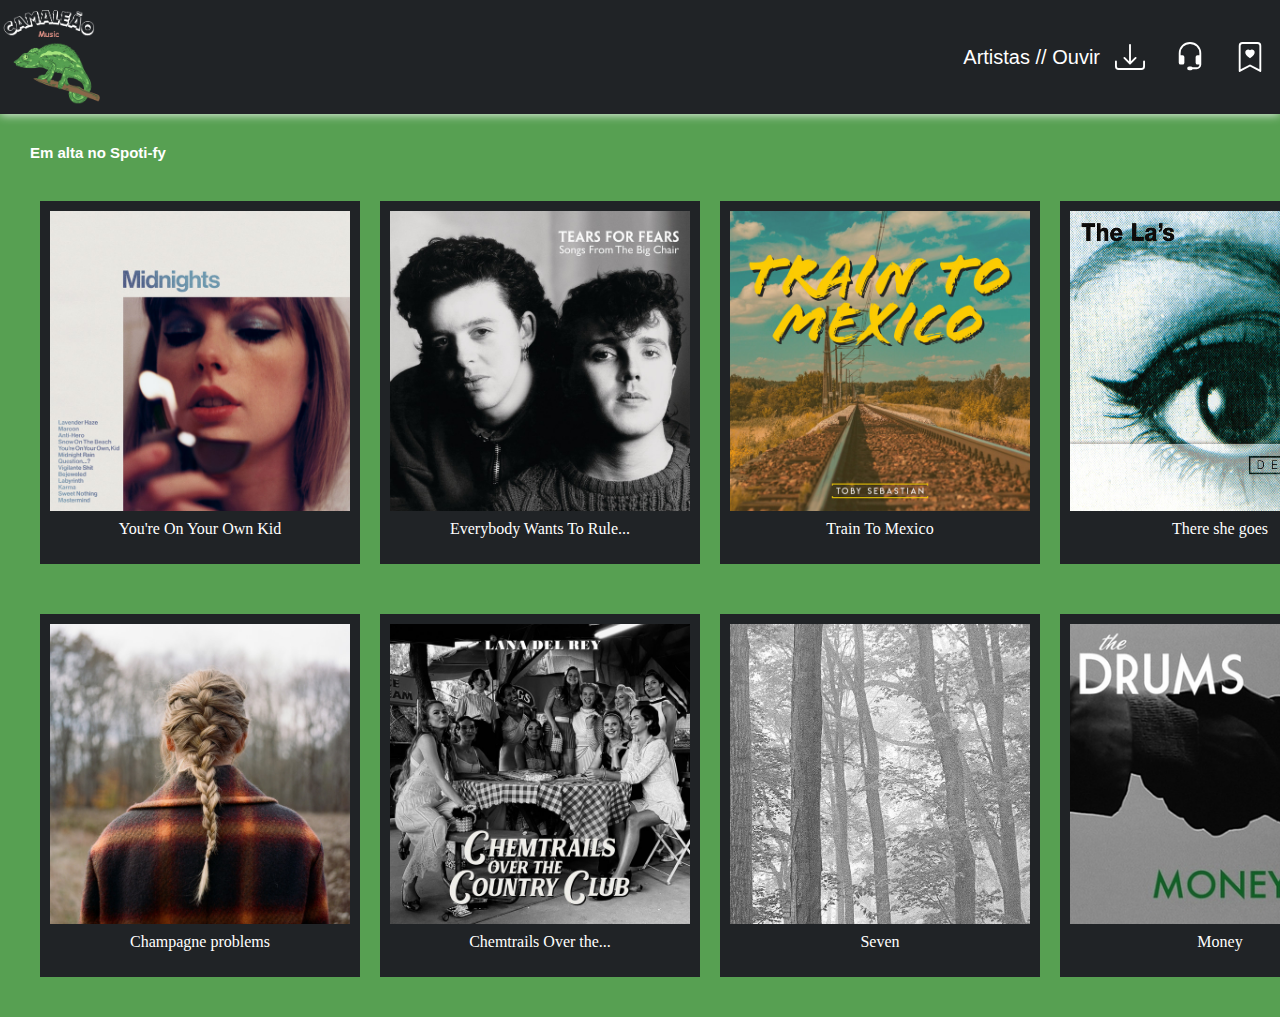
<file: index.html>
<!DOCTYPE html>
<html lang="en">
<head>
    <meta charset="UTF-8">
    <meta name="viewport" content="width=device-width, initial-scale=1.0">
    <title>Document</title>
    <link href="https://cdn.jsdelivr.net/npm/bootstrap@5.3.2/dist/css/bootstrap.min.css" rel="stylesheet" integrity="sha384-T3c6CoIi6uLrA9TneNEoa7RxnatzjcDSCmG1MXxSR1GAsXEV/Dwwykc2MPK8M2HN" crossorigin="anonymous">
    <link rel="stylesheet" href="style.css">
</head>
<body>
    <header>

        <!-- Logo -->


            <a href="index.html">
                <img height="110px"  src="logo.png" alt="">
                </a>

        <div class="links">

            <!-- Links do header -->
        
            <a href="pagina2.html" class="links">Artistas  /</a>

            <a href="ouvir.html" class="ouvir">/ Ouvir</a>
            

    

    



            <!-- Icons do bootstrap -->
       
            <svg  class="container4" xmlns="http://www.w3.org/2000/svg" width="60" height="30" fill="currentColor" class="bi bi-download" viewBox="0 0 16 16">
                <path d="M.5 9.9a.5.5 0 0 1 .5.5v2.5a1 1 0 0 0 1 1h12a1 1 0 0 0 1-1v-2.5a.5.5 0 0 1 1 0v2.5a2 2 0 0 1-2 2H2a2 2 0 0 1-2-2v-2.5a.5.5 0 0 1 .5-.5z"/>
                <path d="M7.646 11.854a.5.5 0 0 0 .708 0l3-3a.5.5 0 0 0-.708-.708L8.5 10.293V1.5a.5.5 0 0 0-1 0v8.793L5.354 8.146a.5.5 0 1 0-.708.708l3 3z"/>
            </svg>

            <svg xmlns="http://www.w3.org/2000/svg" width="60" height="30" fill="currentColor" class="bi bi-headset" viewBox="0 0 16 16">
                <path d="M8 1a5 5 0 0 0-5 5v1h1a1 1 0 0 1 1 1v3a1 1 0 0 1-1 1H3a1 1 0 0 1-1-1V6a6 6 0 1 1 12 0v6a2.5 2.5 0 0 1-2.5 2.5H9.366a1 1 0 0 1-.866.5h-1a1 1 0 1 1 0-2h1a1 1 0 0 1 .866.5H11.5A1.5 1.5 0 0 0 13 12h-1a1 1 0 0 1-1-1V8a1 1 0 0 1 1-1h1V6a5 5 0 0 0-5-5z"/>
            </svg>

            <svg xmlns="http://www.w3.org/2000/svg" width="60" height="30" fill="currentColor" class="bi bi-bookmark-heart" viewBox="0 0 16 16">
                <path fill-rule="evenodd" d="M8 4.41c1.387-1.425 4.854 1.07 0 4.277C3.146 5.48 6.613 2.986 8 4.412z"/>
                <path d="M2 2a2 2 0 0 1 2-2h8a2 2 0 0 1 2 2v13.5a.5.5 0 0 1-.777.416L8 13.101l-5.223 2.815A.5.5 0 0 1 2 15.5V2zm2-1a1 1 0 0 0-1 1v12.566l4.723-2.482a.5.5 0 0 1 .554 0L13 14.566V2a1 1 0 0 0-1-1H4z"/>
              </svg>
            
        </div>
    </header>

    <main>

        <!-- em alta -->

    <div class="palavras">
        <h2>Em alta no Spoti-fy</h2>
    </div>
     
    <!-- Primeira linha de músicas -->
            
    <div class="musi">
        <div class="imagem-com-texto">
            <img src="karma.png" alt="">
            <p>You're On Your Own Kid</p>
        </div>
    
        <div class="imagem-com-texto">
            <img src="ewtrtw.png" alt="">
            <p>Everybody Wants To Rule...</p>
        </div>
    
        <div class="imagem-com-texto">
            <img src="ttm.png" alt="">
            <p>Train To Mexico</p>
        </div>

        
        <div class="imagem-com-texto">
            <img src="tsg.png" alt="">
            <p>There she goes</p>
        </div>



    </div>

    <!-- Segunda linha de músicas -->


    <div class="musi" >

        <div class="imagem-com-texto">
            <img src="champroblems.png" alt="">
            <p>Champagne problems</p>
        </div>

        <div class="imagem-com-texto">
            <img src="lana.png" alt="">
            <p>Chemtrails Over the...</p>
        </div>

        <div class="imagem-com-texto">
            <img src="folklore.png" alt="">
            <p>Seven</p>
        </div>

        <div class="imagem-com-texto">
            <img src="money.png" alt="">
            <p>Money</p>
        </div>

    </div>

    
    

    
    </main>
    <script src="https://cdn.jsdelivr.net/npm/bootstrap@5.3.2/dist/js/bootstrap.bundle.min.js" integrity="sha384-C6RzsynM9kWDrMNeT87bh95OGNyZPhcTNXj1NW7RuBCsyN/o0jlpcV8Qyq46cDfL" crossorigin="anonymous"></script>
</body>
</html>
</file>
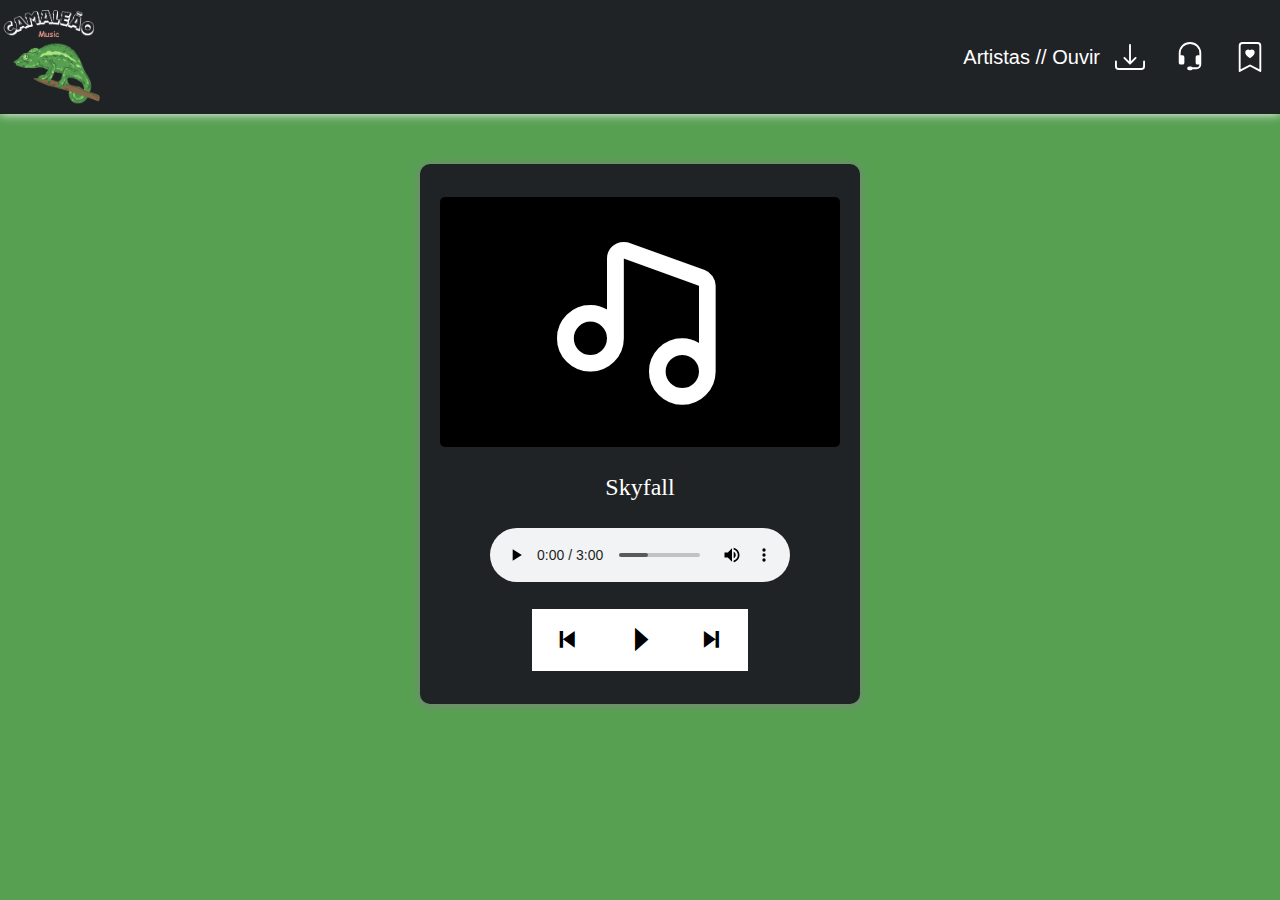
<file: ouvir.html>
<!DOCTYPE html>
<html lang="en">
<head>
    <meta charset="UTF-8">
    <meta name="viewport" content="width=device-width, initial-scale=1.0">
    <title>Ouvir Músicas</title>
    <link href="https://cdn.jsdelivr.net/npm/bootstrap@5.3.2/dist/css/bootstrap.min.css" rel="stylesheet" integrity="sha384-T3c6CoIi6uLrA9TneNEoa7RxnatzjcDSCmG1MXxSR1GAsXEV/Dwwykc2MPK8M2HN" crossorigin="anonymous">
    <link rel="stylesheet" href="style.css">
    <link rel="stylesheet" href="https://unpkg.com/boxicons@2.1.4/css/boxicons.min.css">
</head>
<body>
    <header>

        <!-- Logo -->


            <a href="index.html">
                <img height="110px"  src="logo.png" alt="">
                </a>

        <div class="links">

            <!-- Links do header -->
        
            <a href="pagina2.html" class="links">Artistas  /</a>

            <a href="ouvir.html" class="ouvir">/ Ouvir</a>
            

    

    



            <!-- Icons do bootstrap -->
       
            <svg  class="container4" xmlns="http://www.w3.org/2000/svg" width="60" height="30" fill="currentColor" class="bi bi-download" viewBox="0 0 16 16">
                <path d="M.5 9.9a.5.5 0 0 1 .5.5v2.5a1 1 0 0 0 1 1h12a1 1 0 0 0 1-1v-2.5a.5.5 0 0 1 1 0v2.5a2 2 0 0 1-2 2H2a2 2 0 0 1-2-2v-2.5a.5.5 0 0 1 .5-.5z"/>
                <path d="M7.646 11.854a.5.5 0 0 0 .708 0l3-3a.5.5 0 0 0-.708-.708L8.5 10.293V1.5a.5.5 0 0 0-1 0v8.793L5.354 8.146a.5.5 0 1 0-.708.708l3 3z"/>
            </svg>

            <svg xmlns="http://www.w3.org/2000/svg" width="60" height="30" fill="currentColor" class="bi bi-headset" viewBox="0 0 16 16">
                <path d="M8 1a5 5 0 0 0-5 5v1h1a1 1 0 0 1 1 1v3a1 1 0 0 1-1 1H3a1 1 0 0 1-1-1V6a6 6 0 1 1 12 0v6a2.5 2.5 0 0 1-2.5 2.5H9.366a1 1 0 0 1-.866.5h-1a1 1 0 1 1 0-2h1a1 1 0 0 1 .866.5H11.5A1.5 1.5 0 0 0 13 12h-1a1 1 0 0 1-1-1V8a1 1 0 0 1 1-1h1V6a5 5 0 0 0-5-5z"/>
            </svg>

            <svg xmlns="http://www.w3.org/2000/svg" width="60" height="30" fill="currentColor" class="bi bi-bookmark-heart" viewBox="0 0 16 16">
                <path fill-rule="evenodd" d="M8 4.41c1.387-1.425 4.854 1.07 0 4.277C3.146 5.48 6.613 2.986 8 4.412z"/>
                <path d="M2 2a2 2 0 0 1 2-2h8a2 2 0 0 1 2 2v13.5a.5.5 0 0 1-.777.416L8 13.101l-5.223 2.815A.5.5 0 0 1 2 15.5V2zm2-1a1 1 0 0 0-1 1v12.566l4.723-2.482a.5.5 0 0 1 .554 0L13 14.566V2a1 1 0 0 0-1-1H4z"/>
              </svg>
            
        </div>
    </header>
    <main>
        <div class="player">
            <div class="logo">
                <i class="bx bx-music"></i>
            </div>
            <span id="musicName"></span>
            <audio id="player" controls></audio>
            <div class="controls">
                <button id="prevButton"><i class="bx bx-skip-previous"></i></button>
                <button id="playPauseButton"><i class="bx bx-caret-right"></i></button>
                <button id="nextButton"><i class="bx bx-skip-next"></i></button>
                <div class="footer">
                    <div class="progress-bar">
                        <div class="progress"></div>
                    </div>
                    
                </div>
            </div>
        </div>
    </main>

    <script type="module" src="script.js"></script>
    <script src="https://cdn.jsdelivr.net/npm/bootstrap@5.3.2/dist/js/bootstrap.bundle.min.js" integrity="sha384-C6RzsynM9kWDrMNeT87bh95OGNyZPhcTNXj1NW7RuBCsyN/o0jlpcV8Qyq46cDfL" crossorigin="anonymous"></script>
</body>
</html>
</file>
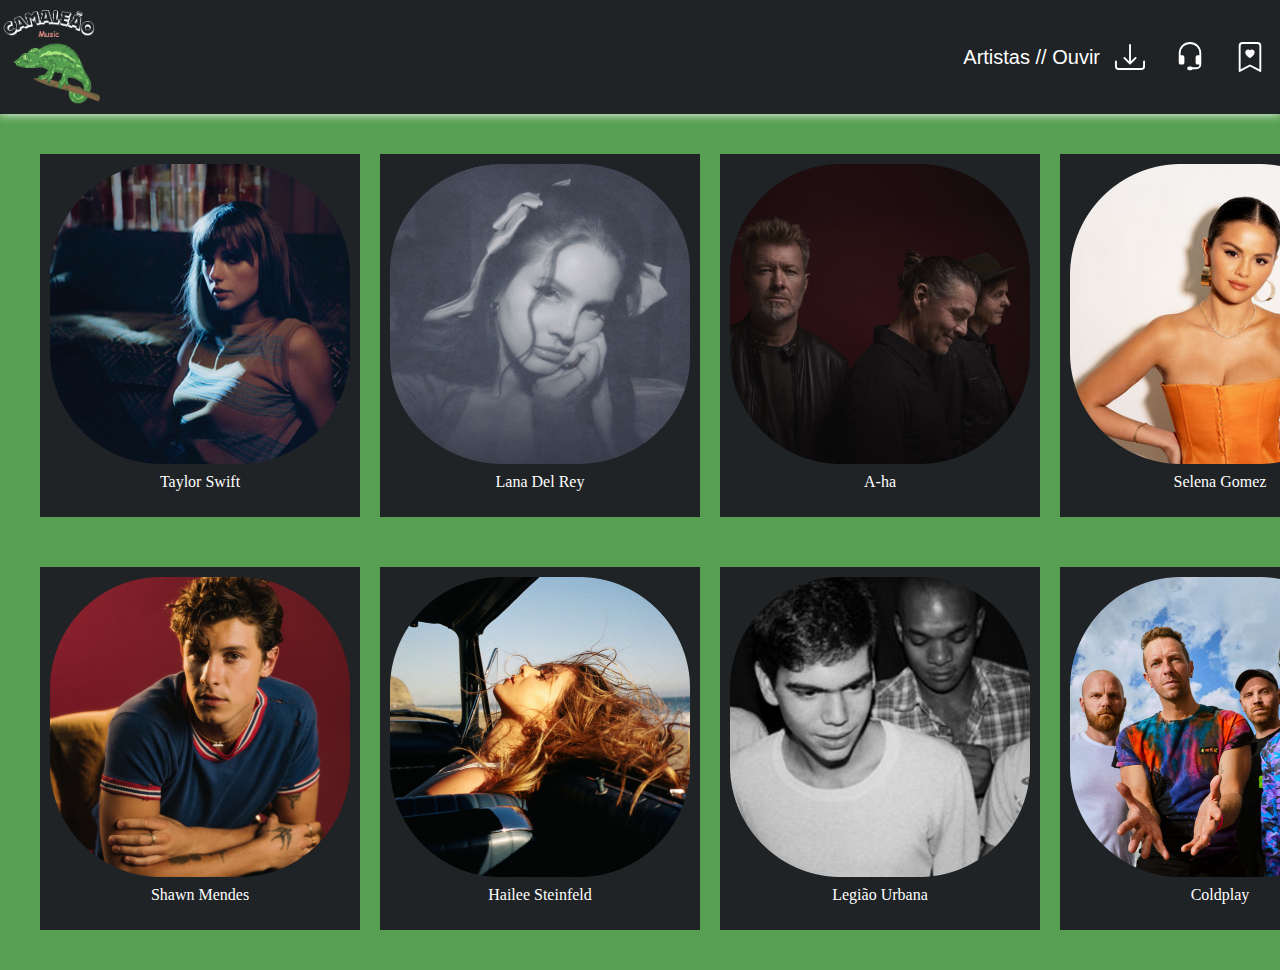
<file: pagina2.html>
<!DOCTYPE html>
<html lang="en">
<head>
    <meta charset="UTF-8">
    <meta name="viewport" content="width=device-width, initial-scale=1.0">
    <title>Document</title>
    <link href="https://cdn.jsdelivr.net/npm/bootstrap@5.3.2/dist/css/bootstrap.min.css" rel="stylesheet" integrity="sha384-T3c6CoIi6uLrA9TneNEoa7RxnatzjcDSCmG1MXxSR1GAsXEV/Dwwykc2MPK8M2HN" crossorigin="anonymous">
    <link rel="stylesheet" href="style.css">
</head>
<body>
    <header>

        <!-- Logo -->


            <a href="index.html">
                <img height="110px"  src="logo.png" alt="">
                </a>

        <div class="links">

            <!-- Links do header -->
        
            <a href="pagina2.html" class="links">Artistas  /</a>

            <a href="ouvir.html" class="ouvir">/ Ouvir</a>
            

    

            <!-- Icons do bootstrap -->
       
            <svg  class="container4" xmlns="http://www.w3.org/2000/svg" width="60" height="30" fill="currentColor" class="bi bi-download" viewBox="0 0 16 16">
                <path d="M.5 9.9a.5.5 0 0 1 .5.5v2.5a1 1 0 0 0 1 1h12a1 1 0 0 0 1-1v-2.5a.5.5 0 0 1 1 0v2.5a2 2 0 0 1-2 2H2a2 2 0 0 1-2-2v-2.5a.5.5 0 0 1 .5-.5z"/>
                <path d="M7.646 11.854a.5.5 0 0 0 .708 0l3-3a.5.5 0 0 0-.708-.708L8.5 10.293V1.5a.5.5 0 0 0-1 0v8.793L5.354 8.146a.5.5 0 1 0-.708.708l3 3z"/>
            </svg>

            <svg xmlns="http://www.w3.org/2000/svg" width="60" height="30" fill="currentColor" class="bi bi-headset" viewBox="0 0 16 16">
                <path d="M8 1a5 5 0 0 0-5 5v1h1a1 1 0 0 1 1 1v3a1 1 0 0 1-1 1H3a1 1 0 0 1-1-1V6a6 6 0 1 1 12 0v6a2.5 2.5 0 0 1-2.5 2.5H9.366a1 1 0 0 1-.866.5h-1a1 1 0 1 1 0-2h1a1 1 0 0 1 .866.5H11.5A1.5 1.5 0 0 0 13 12h-1a1 1 0 0 1-1-1V8a1 1 0 0 1 1-1h1V6a5 5 0 0 0-5-5z"/>
            </svg>

            <svg xmlns="http://www.w3.org/2000/svg" width="60" height="30" fill="currentColor" class="bi bi-bookmark-heart" viewBox="0 0 16 16">
                <path fill-rule="evenodd" d="M8 4.41c1.387-1.425 4.854 1.07 0 4.277C3.146 5.48 6.613 2.986 8 4.412z"/>
                <path d="M2 2a2 2 0 0 1 2-2h8a2 2 0 0 1 2 2v13.5a.5.5 0 0 1-.777.416L8 13.101l-5.223 2.815A.5.5 0 0 1 2 15.5V2zm2-1a1 1 0 0 0-1 1v12.566l4.723-2.482a.5.5 0 0 1 .554 0L13 14.566V2a1 1 0 0 0-1-1H4z"/>
              </svg>
            
        </div>
    </header>

    <main>
        
<div class="musi">
    <div class="imagem-com-texto">
        <img src="taylor.png" alt="">
        <p>Taylor Swift</p>
    </div>

    <div class="imagem-com-texto">
        <img src="./perfilk.png" alt="">
        <p>Lana Del Rey</p>
    </div>

    <div class="imagem-com-texto">
        <img src="aha.png" alt="">
        <p>A-ha</p>
    </div>

    
    <div class="imagem-com-texto">
        <img src="./selena.png" alt="">
        <p>Selena Gomez</p>
    </div>

</div>

<div class="musi">
    <div class="imagem-com-texto">
        <img src="foto.png" alt="">
        <p>Shawn Mendes</p>
    </div>

    <div class="imagem-com-texto">
        <img src="ft.png" alt="">
        <p>Hailee Steinfeld
        </p>
    </div>

    <div class="imagem-com-texto">
        <img src="legiao.png" alt="">
        <p>Legião Urbana</p>
    </div>

    
    <div class="imagem-com-texto">
        <img src="coldplay.png" alt="">
        <p>Coldplay</p>
    </div>

</div>


    </main>



       

    
    
    <script src="https://cdn.jsdelivr.net/npm/bootstrap@5.3.2/dist/js/bootstrap.bundle.min.js" integrity="sha384-C6RzsynM9kWDrMNeT87bh95OGNyZPhcTNXj1NW7RuBCsyN/o0jlpcV8Qyq46cDfL" crossorigin="anonymous"></script>
</body>
</html>
</file>
<file: style.css>
body{
   
    background-color: #57A052;
    margin: 0;
    padding: 0;
   
    
   
}
    
  

header{
    box-shadow: 0px 0px 10px rgb(255, 255, 255);
    background-color: #202326;
    display: flex;
    
}


/* palavras do header */

.links{
    display: flex;
    align-items: center;
    justify-content: right;
    flex: 1;
    text-decoration: none;
    color: rgb(255, 255, 255);
    font-size: 20px;
    font-family: 'Trebuchet MS', 'Lucida Sans Unicode', 'Lucida Grande', 'Lucida Sans', Arial, sans-serif;
    
   
}


.ouvir{
    color: white;
    font-family: 'Trebuchet MS', 'Lucida Sans Unicode', 'Lucida Grande', 'Lucida Sans', Arial, sans-serif;
    font-size: 20px;
    text-decoration: none;

}

.palavras{
    color: white;
    font-family:'Trebuchet MS', 'Lucida Sans Unicode', 'Lucida Grande', 'Lucida Sans', Arial, sans-serif ;
    font-size: 10px;
    margin-top: 20px;
    margin: 30px;
}

.musi{
    display: flex;
    justify-content: space-between;
    color: white;
    margin: 30px;

    
}

.imagem-com-texto {
    text-align: center;

    background-color: #202326; 
    padding: 10px; 
    margin: 10px; 
    display: inline-block; 
    transition: transform 0.3s ease;

  
    
}

.imagem-com-texto:hover{
    transform: scale(1.1); /* Aumenta o tamanho da imagem em 10% */
}   


.imagem-com-texto img {
    height: 300px;
    width: 300px;
    
    
}


.imagem-com-texto p {
    margin-top: 5px; 
    


}


/* MÚSICAS */

.musi2{
    display: flex;
    justify-content: space-between;
    color: white;
    margin: 30px;
    background-color: #202326; 
    padding: 10px; 
    
   
}

.imagem-com-texto2{
    text-align: center;
}

.imagem-com-texto2 img{
    height: 200px;
  
}

.imagem-com-texto2 p{
    margin-top: 5px; 
}





/* coisa das musica sem copyright */


.player {
    display: flex;
    flex-direction: column;
    align-items: center;
    justify-content: space-around;
    max-width: 400px;
    width: 80%;
    height: 500px;
    margin: 50px auto;
    box-shadow: 0 1px 10px gray;
    padding: 20px;
    border-radius: 10px;
    background-color: #202326;
    color: white;

}

.logo {
    background-color: rgb(0, 0, 0);
    width: 100%;
    height: 50%;
    display: flex;
    align-items: center;
    justify-content: center;
    border-radius: 5px;
}

.logo i {
    font-size: 200px;
}

#musicName {
    white-space: nowrap;
    width: 100%;
    overflow: hidden;
    text-overflow: ellipsis;
    font-size: 24px;
    text-align: center;
}

/* Estilos para os controles */
.controls {
    display: flex;
    align-items: center;
    justify-content: space-around;

}

.controls button {
    border: none;
    background-color: #fff;

}

.controls i {
    font-size: 40px;
    padding: 10px;
    border-radius: 50%;
    background-color: #fff;
    transition: all 0.2s;
}

.controls i:hover {
    background-color: rgb(171, 163, 163);
}
</file>
